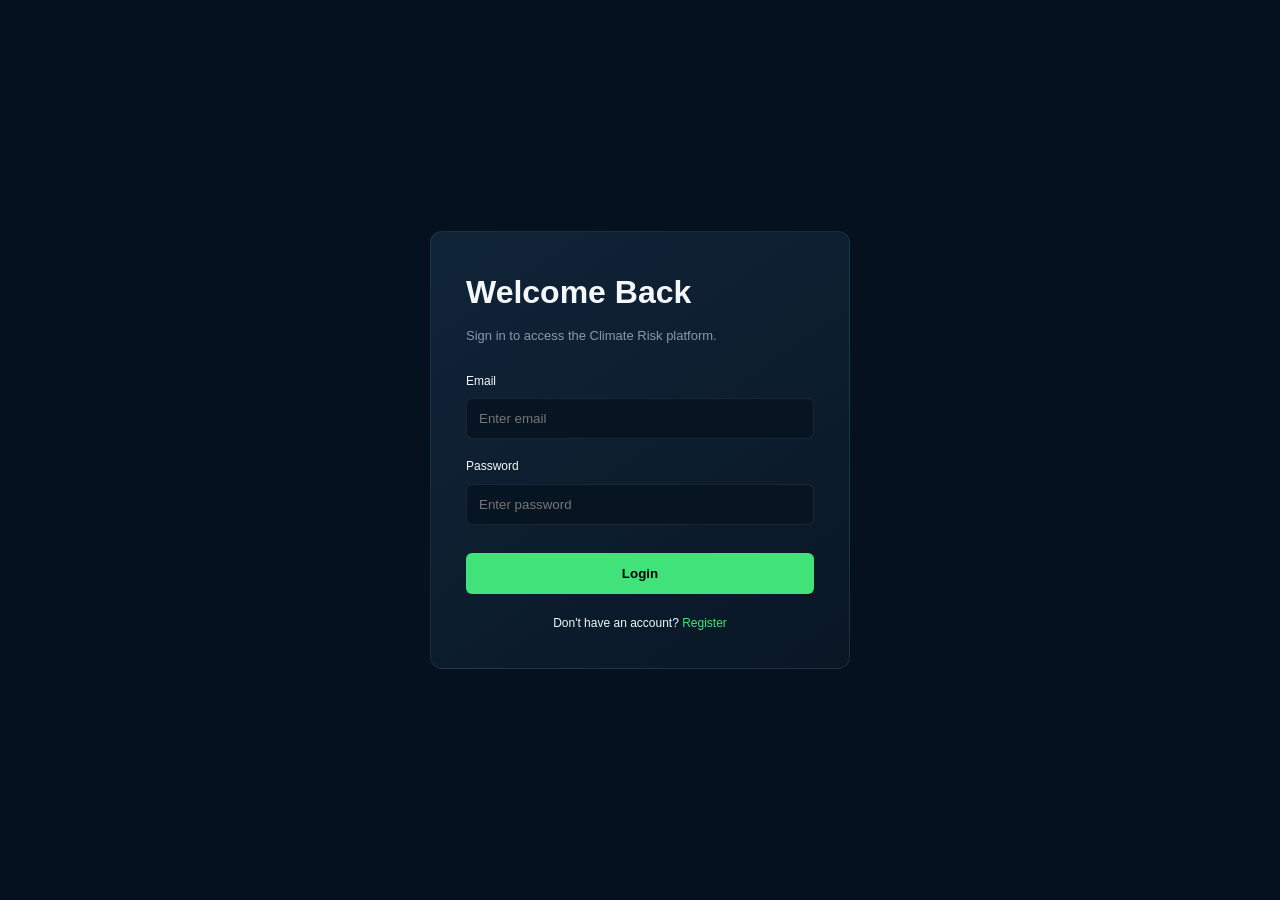
<file: frontend/login.html>
<!DOCTYPE html>
<html lang="en">
<head>
<meta charset="UTF-8">
<meta name="viewport" content="width=device-width, initial-scale=1.0">
<title>Login | Climate Risk</title>

<link rel="stylesheet" href="css/style.css">

<style>

.auth-page{
    min-height:100vh;
    display:flex;
    justify-content:center;
    align-items:center;
    background:#06111f;
    padding:40px;
}

.auth-card{
    width:420px;
    background:linear-gradient(145deg,#102438,#091725);
    border:1px solid rgba(255,255,255,.08);
    border-radius:12px;
    padding:35px;
}

.auth-card h1{
    margin-bottom:8px;
}

.auth-card p{
    color:#8999a8;
    font-size:13px;
    margin-bottom:25px;
}

.form-group{
    margin-bottom:18px;
}

.form-group label{
    display:block;
    margin-bottom:7px;
    font-size:12px;
}

.form-group input{
    width:100%;
    padding:12px;
    background:#071522;
    border:1px solid rgba(255,255,255,.08);
    border-radius:6px;
    color:white;
}

.auth-btn{
    width:100%;
    padding:13px;
    border:none;
    border-radius:6px;
    background:#42e27b;
    font-weight:700;
    cursor:pointer;
    margin-top:10px;
}

.auth-link{
    text-align:center;
    margin-top:20px;
    font-size:12px;
}

.auth-link a{
    color:#42e27b;
}

</style>
</head>

<body>

<div class="auth-page">

<div class="auth-card">

<h1>Welcome Back</h1>

<p>Sign in to access the Climate Risk platform.</p>

<form>

<div class="form-group">
<label>Email</label>
<input type="email" placeholder="Enter email">
</div>

<div class="form-group">
<label>Password</label>
<input type="password" placeholder="Enter password">
</div>

<button class="auth-btn">
Login
</button>

</form>

<div class="auth-link">
Don't have an account?
<a href="register.html">Register</a>
</div>

</div>

</div>

</body>
</html>
</file>
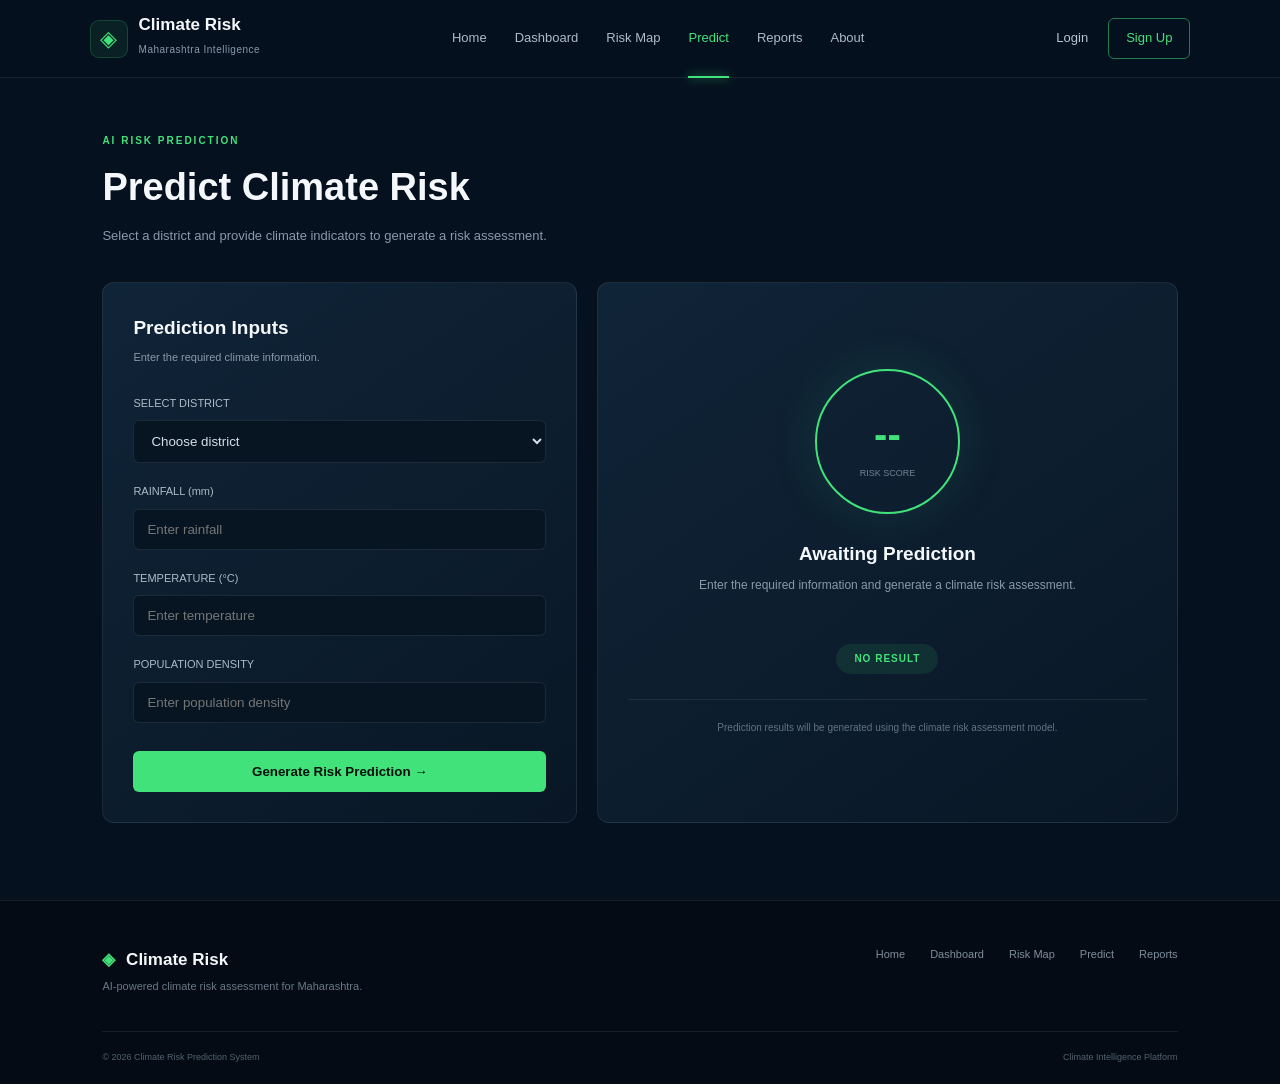
<file: frontend/predict.html>
<!DOCTYPE html>
<html lang="en">

<head>
    <meta charset="UTF-8">
    <meta name="viewport" content="width=device-width, initial-scale=1.0">

    <title>Predict Risk | Climate Risk</title>

    <link rel="stylesheet" href="css/style.css">

    <style>

        .predict-page {
            padding: 55px 8%;
            min-height: calc(100vh - 78px);
            background: #06111f;
        }

        .predict-header {
            margin-bottom: 35px;
        }

        .predict-header h1 {
            font-size: 38px;
            margin: 8px 0;
        }

        .predict-header p {
            color: #8999a8;
            font-size: 13px;
        }

        .predict-layout {
            display: grid;
            grid-template-columns: 0.9fr 1.1fr;
            gap: 20px;
        }

        .predict-card {
            background: linear-gradient(145deg, #102438, #091725);
            border: 1px solid rgba(255,255,255,0.08);
            border-radius: 12px;
            padding: 30px;
        }

        .predict-card h2 {
            font-size: 19px;
            margin-bottom: 6px;
        }

        .predict-card > p {
            color: #8999a8;
            font-size: 11px;
            margin-bottom: 28px;
        }

        .form-group {
            margin-bottom: 20px;
        }

        .form-group label {
            display: block;
            color: #aebbc8;
            font-size: 11px;
            margin-bottom: 8px;
        }

        .form-group select,
        .form-group input {
            width: 100%;
            padding: 12px 13px;
            border-radius: 6px;
            border: 1px solid rgba(255,255,255,0.09);
            background: #071522;
            color: #d5dee7;
            outline: none;
        }

        .form-group select:focus,
        .form-group input:focus {
            border-color: rgba(66,226,123,0.5);
        }

        .predict-btn {
            width: 100%;
            padding: 13px;
            border: none;
            border-radius: 6px;
            background: #42e27b;
            color: #04110b;
            font-weight: 700;
            cursor: pointer;
            margin-top: 8px;
        }

        .predict-btn:hover {
            box-shadow: 0 8px 25px rgba(66,226,123,0.18);
        }

        .result-card {
            display: flex;
            flex-direction: column;
            justify-content: center;
            align-items: center;
            text-align: center;
            min-height: 430px;
        }

        .result-circle {
            width: 145px;
            height: 145px;
            border-radius: 50%;
            border: 2px solid #42e27b;
            display: flex;
            flex-direction: column;
            align-items: center;
            justify-content: center;
            box-shadow:
                0 0 50px rgba(66,226,123,0.12);
            margin-bottom: 25px;
        }

        .result-circle strong {
            font-size: 40px;
            color: #42e27b;
        }

        .result-circle span {
            color: #718394;
            font-size: 9px;
        }

        .result-card h2 {
            margin-bottom: 7px;
        }

        .result-card > p {
            color: #8999a8;
            font-size: 12px;
            max-width: 400px;
        }

        .risk-result {
            margin-top: 20px;
            padding: 7px 18px;
            border-radius: 20px;
            background: rgba(66,226,123,0.1);
            color: #42e27b;
            font-size: 10px;
            font-weight: 700;
            letter-spacing: 1px;
        }

        .result-note {
            margin-top: 25px;
            padding-top: 20px;
            border-top: 1px solid rgba(255,255,255,0.08);
            color: #617282;
            font-size: 10px;
            width: 100%;
        }

        @media (max-width: 850px) {

            .predict-layout {
                grid-template-columns: 1fr;
            }

        }

    </style>

</head>


<body>

    <!-- NAVBAR -->

    <header class="navbar">

        <div class="logo">

            <div class="logo-icon">◈</div>

            <div>
                <h2>Climate Risk</h2>
                <span>Maharashtra Intelligence</span>
            </div>

        </div>


        <nav class="nav-links">

            <a href="index.html">Home</a>
            <a href="dashboard.html">Dashboard</a>
            <a href="map.html">Risk Map</a>
            <a href="predict.html" class="active">Predict</a>
            <a href="reports.html">Reports</a>
            <a href="#">About</a>

        </nav>


        <div class="auth-links">

            <a href="login.html">Login</a>

            <a href="register.html" class="signup-btn">
                Sign Up
            </a>

        </div>

    </header>


    <!-- PREDICTION PAGE -->

    <main class="predict-page">

        <div class="predict-header">

            <div class="section-label">
                AI RISK PREDICTION
            </div>

            <h1>
                Predict Climate Risk
            </h1>

            <p>
                Select a district and provide climate indicators
                to generate a risk assessment.
            </p>

        </div>


        <section class="predict-layout">


            <!-- INPUT -->

            <div class="predict-card">

                <h2>
                    Prediction Inputs
                </h2>

                <p>
                    Enter the required climate information.
                </p>


                <form id="predictionForm">

                    <div class="form-group">

                        <label>
                            SELECT DISTRICT
                        </label>

                        <select id="district">

                            <option value="">
                                Choose district
                            </option>

                            <option>Mumbai</option>
                            <option>Pune</option>
                            <option>Nagpur</option>
                            <option>Nashik</option>
                            <option>Ratnagiri</option>
                            <option>Kolhapur</option>
                            <option>Thane</option>
                            <option>Solapur</option>

                        </select>

                    </div>


                    <div class="form-group">

                        <label>
                            RAINFALL (mm)
                        </label>

                        <input
                            type="number"
                            id="rainfall"
                            placeholder="Enter rainfall"
                        >

                    </div>


                    <div class="form-group">

                        <label>
                            TEMPERATURE (°C)
                        </label>

                        <input
                            type="number"
                            id="temperature"
                            placeholder="Enter temperature"
                        >

                    </div>


                    <div class="form-group">

                        <label>
                            POPULATION DENSITY
                        </label>

                        <input
                            type="number"
                            id="population"
                            placeholder="Enter population density"
                        >

                    </div>


                    <button
                        type="submit"
                        class="predict-btn"
                    >
                        Generate Risk Prediction →
                    </button>

                </form>

            </div>


            <!-- RESULT -->

            <div class="predict-card result-card">

                <div class="result-circle">

                    <strong id="riskScore">
                        --
                    </strong>

                    <span>
                        RISK SCORE
                    </span>

                </div>


                <h2 id="riskTitle">
                    Awaiting Prediction
                </h2>


                <p id="riskDescription">
                    Enter the required information and
                    generate a climate risk assessment.
                </p>


                <div
                    class="risk-result"
                    id="riskLevel"
                >
                    NO RESULT
                </div>


                <div class="result-note">

                    Prediction results will be generated
                    using the climate risk assessment model.

                </div>

            </div>

        </section>

    </main>


    <!-- FOOTER -->

    <footer>

        <div class="footer-main">

            <div>

                <div class="footer-logo">
                    <span>◈</span>
                    Climate Risk
                </div>

                <p>
                    AI-powered climate risk assessment
                    for Maharashtra.
                </p>

            </div>


            <div class="footer-links">

                <a href="index.html">Home</a>
                <a href="dashboard.html">Dashboard</a>
                <a href="map.html">Risk Map</a>
                <a href="predict.html">Predict</a>
                <a href="reports.html">Reports</a>

            </div>

        </div>


        <div class="footer-bottom">

            <span>
                © 2026 Climate Risk Prediction System
            </span>

            <span>
                Climate Intelligence Platform
            </span>

        </div>

    </footer>


    <script>

        const form =
            document.getElementById("predictionForm");

        form.addEventListener("submit", function(event) {

            event.preventDefault();

            const district =
                document.getElementById("district").value;

            const rainfall =
                document.getElementById("rainfall").value;

            const temperature =
                document.getElementById("temperature").value;

            const population =
                document.getElementById("population").value;


            if (!district || !rainfall ||
                !temperature || !population) {

                alert("Please fill all the fields.");

                return;
            }


            /*
                Temporary frontend demonstration.

                Later this will call the backend
                machine-learning prediction API.
            */

            const score =
                Math.floor(
                    Math.random() * 40
                ) + 50;


            let level;

            if (score >= 75) {

                level = "HIGH RISK";

            } else if (score >= 55) {

                level = "MEDIUM RISK";

            } else {

                level = "LOW RISK";

            }


            document.getElementById("riskScore")
                .textContent = score;


            document.getElementById("riskTitle")
                .textContent =
                district + " Risk Assessment";


            document.getElementById("riskLevel")
                .textContent = level;


            document.getElementById("riskDescription")
                .textContent =
                "The selected district has been assessed using the provided climate indicators.";

        });

    </script>

</body>

</html>
</file>
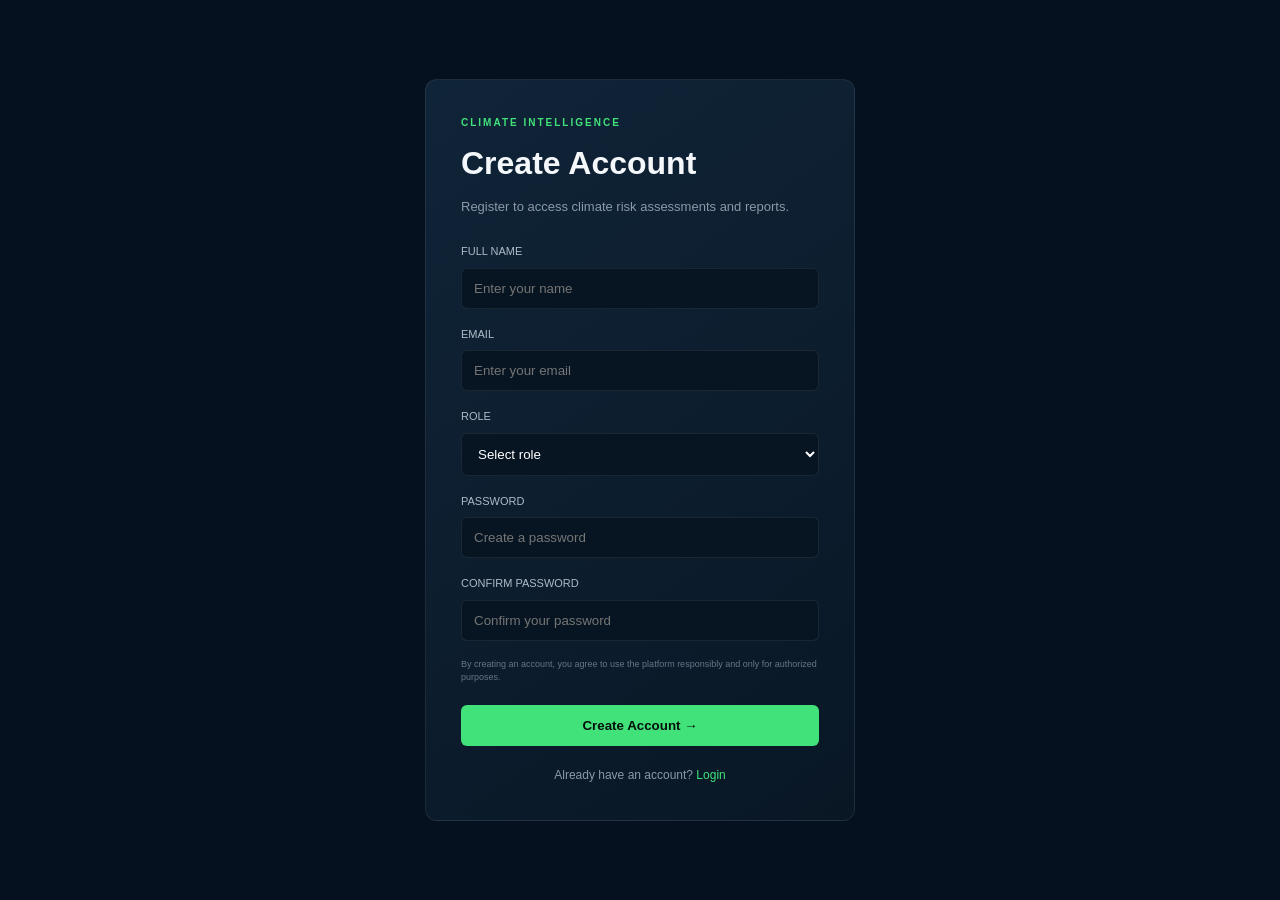
<file: frontend/register.html>
<!DOCTYPE html>
<html lang="en">

<head>

    <meta charset="UTF-8">
    <meta name="viewport" content="width=device-width, initial-scale=1.0">

    <title>Register | Climate Risk</title>

    <link rel="stylesheet" href="css/style.css">

    <style>

        .auth-page {
            min-height: 100vh;
            display: flex;
            justify-content: center;
            align-items: center;
            background: #06111f;
            padding: 40px;
        }

        .auth-card {
            width: 430px;
            background: linear-gradient(145deg, #102438, #091725);
            border: 1px solid rgba(255,255,255,0.08);
            border-radius: 12px;
            padding: 35px;
        }

        .auth-card h1 {
            margin-bottom: 8px;
        }

        .auth-card > p {
            color: #8999a8;
            font-size: 13px;
            margin-bottom: 25px;
        }

        .form-group {
            margin-bottom: 17px;
        }

        .form-group label {
            display: block;
            margin-bottom: 7px;
            color: #aebbc8;
            font-size: 11px;
        }

        .form-group input,
        .form-group select {
            width: 100%;
            padding: 12px;
            box-sizing: border-box;
            background: #071522;
            border: 1px solid rgba(255,255,255,0.08);
            border-radius: 6px;
            color: white;
            outline: none;
        }

        .form-group input:focus,
        .form-group select:focus {
            border-color: rgba(66,226,123,0.5);
        }

        .auth-btn {
            width: 100%;
            padding: 13px;
            border: none;
            border-radius: 6px;
            background: #42e27b;
            color: #04110b;
            font-weight: 700;
            cursor: pointer;
            margin-top: 5px;
        }

        .auth-btn:hover {
            box-shadow: 0 8px 25px rgba(66,226,123,0.18);
        }

        .auth-link {
            text-align: center;
            margin-top: 20px;
            color: #8999a8;
            font-size: 12px;
        }

        .auth-link a {
            color: #42e27b;
        }

        .terms {
            color: #657687;
            font-size: 9px;
            margin: 15px 0;
            line-height: 1.5;
        }

    </style>

</head>


<body>


<div class="auth-page">


    <div class="auth-card">

        <div class="section-label">
            CLIMATE INTELLIGENCE
        </div>

        <h1>
            Create Account
        </h1>

        <p>
            Register to access climate risk
            assessments and reports.
        </p>


        <form id="registerForm">


            <div class="form-group">

                <label>
                    FULL NAME
                </label>

                <input
                    type="text"
                    id="name"
                    placeholder="Enter your name"
                    required
                >

            </div>


            <div class="form-group">

                <label>
                    EMAIL
                </label>

                <input
                    type="email"
                    id="email"
                    placeholder="Enter your email"
                    required
                >

            </div>


            <div class="form-group">

                <label>
                    ROLE
                </label>

                <select id="role">

                    <option value="">
                        Select role
                    </option>

                    <option>
                        Student
                    </option>

                    <option>
                        Researcher
                    </option>

                    <option>
                        Government / Official
                    </option>

                    <option>
                        Other
                    </option>

                </select>

            </div>


            <div class="form-group">

                <label>
                    PASSWORD
                </label>

                <input
                    type="password"
                    id="password"
                    placeholder="Create a password"
                    required
                >

            </div>


            <div class="form-group">

                <label>
                    CONFIRM PASSWORD
                </label>

                <input
                    type="password"
                    id="confirmPassword"
                    placeholder="Confirm your password"
                    required
                >

            </div>


            <p class="terms">
                By creating an account, you agree to use
                the platform responsibly and only for
                authorized purposes.
            </p>


            <button
                type="submit"
                class="auth-btn"
            >
                Create Account →
            </button>


        </form>


        <div class="auth-link">

            Already have an account?

            <a href="login.html">
                Login
            </a>

        </div>

    </div>


</div>


<script>

    document
        .getElementById("registerForm")
        .addEventListener("submit", function(event) {

            event.preventDefault();

            const password =
                document.getElementById("password").value;

            const confirmPassword =
                document.getElementById("confirmPassword").value;


            if (password !== confirmPassword) {

                alert("Passwords do not match.");

                return;

            }


            alert(
                "Registration form submitted. Backend authentication will be connected next."
            );

        });

</script>


</body>

</html>
</file>
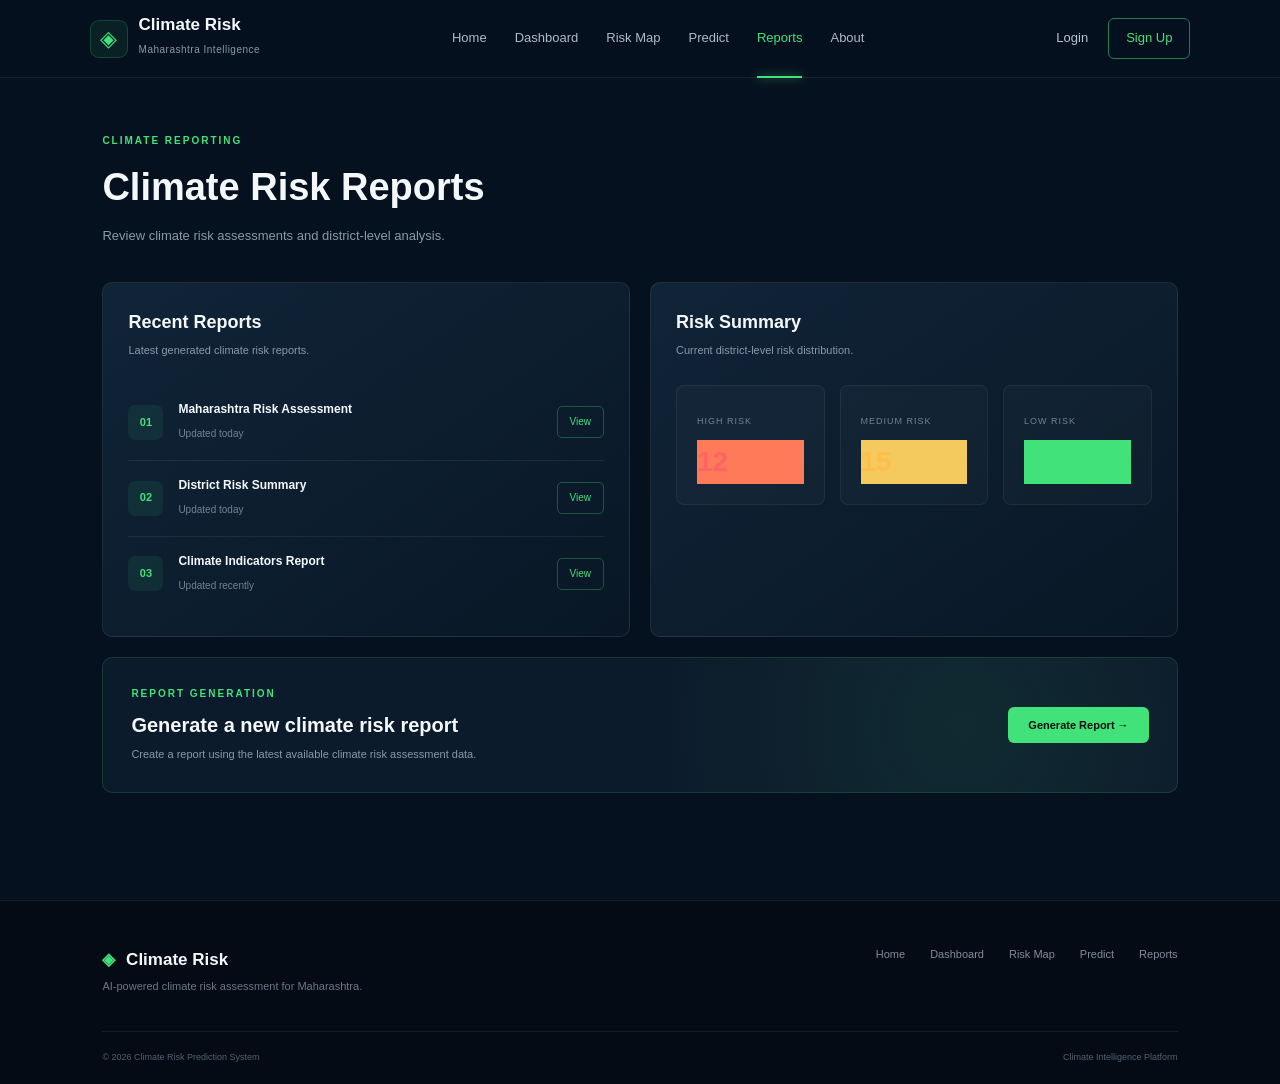
<file: frontend/reports.html>
<!DOCTYPE html>
<html lang="en">

<head>
    <meta charset="UTF-8">
    <meta name="viewport" content="width=device-width, initial-scale=1.0">

    <title>Reports | Climate Risk</title>

    <link rel="stylesheet" href="css/style.css">

    <style>

        .reports-page {
            padding: 55px 8%;
            min-height: calc(100vh - 78px);
            background: #06111f;
        }

        .reports-header {
            margin-bottom: 35px;
        }

        .reports-header h1 {
            font-size: 38px;
            margin: 8px 0;
        }

        .reports-header p {
            color: #8999a8;
            font-size: 13px;
        }

        .reports-grid {
            display: grid;
            grid-template-columns: 1fr 1fr;
            gap: 20px;
            margin-bottom: 20px;
        }

        .report-card {
            background: linear-gradient(145deg, #102438, #091725);
            border: 1px solid rgba(255,255,255,0.08);
            border-radius: 10px;
            padding: 25px;
        }

        .report-card h2 {
            font-size: 18px;
            margin-bottom: 6px;
        }

        .report-card > p {
            color: #8999a8;
            font-size: 11px;
            margin-bottom: 25px;
        }

        .report-row {
            display: flex;
            align-items: center;
            gap: 15px;
            padding: 15px 0;
            border-bottom: 1px solid rgba(255,255,255,0.07);
        }

        .report-row:last-child {
            border-bottom: none;
        }

        .report-number {
            width: 35px;
            height: 35px;
            border-radius: 7px;
            display: flex;
            align-items: center;
            justify-content: center;
            color: #42e27b;
            background: rgba(66,226,123,0.08);
            font-size: 11px;
            font-weight: 700;
        }

        .report-info {
            flex: 1;
        }

        .report-info h3 {
            font-size: 12px;
        }

        .report-info span {
            color: #718394;
            font-size: 10px;
        }

        .report-btn {
            padding: 7px 12px;
            border: 1px solid rgba(66,226,123,0.3);
            border-radius: 5px;
            color: #42e27b;
            font-size: 10px;
        }

        .report-btn:hover {
            background: rgba(66,226,123,0.08);
        }

        .summary-grid {
            display: grid;
            grid-template-columns: repeat(3, 1fr);
            gap: 15px;
        }

        .summary-box {
            padding: 20px;
            background: rgba(255,255,255,0.025);
            border: 1px solid rgba(255,255,255,0.06);
            border-radius: 8px;
        }

        .summary-box span {
            color: #718394;
            font-size: 9px;
            letter-spacing: 1px;
        }

        .summary-box h3 {
            font-size: 28px;
            margin-top: 8px;
        }

        .risk-high {
            color: #ff6464;
        }

        .risk-medium {
            color: #ffbd4a;
        }

        .risk-low {
            color: #42e27b;
        }

        .generate-section {
            margin-top: 20px;
            padding: 28px;
            border: 1px solid rgba(66,226,123,0.15);
            border-radius: 10px;
            background:
                radial-gradient(
                    circle at 80% 50%,
                    rgba(66,226,123,0.08),
                    transparent 35%
                ),
                #0c1b2b;
            display: flex;
            align-items: center;
            justify-content: space-between;
            gap: 30px;
        }

        .generate-section h2 {
            font-size: 20px;
            margin-bottom: 5px;
        }

        .generate-section p {
            color: #8999a8;
            font-size: 11px;
        }

        .generate-btn {
            padding: 12px 20px;
            border-radius: 6px;
            background: #42e27b;
            color: #04110b;
            font-size: 11px;
            font-weight: 700;
            border: none;
            cursor: pointer;
            white-space: nowrap;
        }

        .generate-btn:hover {
            box-shadow: 0 8px 25px rgba(66,226,123,0.18);
        }

        @media (max-width: 800px) {

            .reports-grid {
                grid-template-columns: 1fr;
            }

            .summary-grid {
                grid-template-columns: 1fr;
            }

            .generate-section {
                flex-direction: column;
                align-items: flex-start;
            }
        }

    </style>

</head>


<body>

    <!-- NAVBAR -->

    <header class="navbar">

        <div class="logo">

            <div class="logo-icon">◈</div>

            <div>
                <h2>Climate Risk</h2>
                <span>Maharashtra Intelligence</span>
            </div>

        </div>


        <nav class="nav-links">

            <a href="index.html">Home</a>
            <a href="dashboard.html">Dashboard</a>
            <a href="map.html">Risk Map</a>
            <a href="predict.html">Predict</a>
            <a href="reports.html" class="active">Reports</a>
            <a href="#">About</a>

        </nav>


        <div class="auth-links">

            <a href="login.html">Login</a>

            <a href="register.html" class="signup-btn">
                Sign Up
            </a>

        </div>

    </header>


    <!-- REPORTS -->

    <main class="reports-page">

        <div class="reports-header">

            <div class="section-label">
                CLIMATE REPORTING
            </div>

            <h1>
                Climate Risk Reports
            </h1>

            <p>
                Review climate risk assessments and
                district-level analysis.
            </p>

        </div>


        <section class="reports-grid">


            <!-- RECENT REPORTS -->

            <div class="report-card">

                <h2>
                    Recent Reports
                </h2>

                <p>
                    Latest generated climate risk reports.
                </p>


                <div class="report-row">

                    <div class="report-number">
                        01
                    </div>

                    <div class="report-info">

                        <h3>
                            Maharashtra Risk Assessment
                        </h3>

                        <span>
                            Updated today
                        </span>

                    </div>

                    <a href="#" class="report-btn">
                        View
                    </a>

                </div>


                <div class="report-row">

                    <div class="report-number">
                        02
                    </div>

                    <div class="report-info">

                        <h3>
                            District Risk Summary
                        </h3>

                        <span>
                            Updated today
                        </span>

                    </div>

                    <a href="#" class="report-btn">
                        View
                    </a>

                </div>


                <div class="report-row">

                    <div class="report-number">
                        03
                    </div>

                    <div class="report-info">

                        <h3>
                            Climate Indicators Report
                        </h3>

                        <span>
                            Updated recently
                        </span>

                    </div>

                    <a href="#" class="report-btn">
                        View
                    </a>

                </div>

            </div>


            <!-- RISK SUMMARY -->

            <div class="report-card">

                <h2>
                    Risk Summary
                </h2>

                <p>
                    Current district-level risk distribution.
                </p>


                <div class="summary-grid">

                    <div class="summary-box">

                        <span>
                            HIGH RISK
                        </span>

                        <h3 class="risk-high">
                            12
                        </h3>

                    </div>


                    <div class="summary-box">

                        <span>
                            MEDIUM RISK
                        </span>

                        <h3 class="risk-medium">
                            15
                        </h3>

                    </div>


                    <div class="summary-box">

                        <span>
                            LOW RISK
                        </span>

                        <h3 class="risk-low">
                            9
                        </h3>

                    </div>

                </div>

            </div>

        </section>


        <!-- GENERATE -->

        <section class="generate-section">

            <div>

                <div class="section-label">
                    REPORT GENERATION
                </div>

                <h2>
                    Generate a new climate risk report
                </h2>

                <p>
                    Create a report using the latest
                    available climate risk assessment data.
                </p>

            </div>


            <button
                class="generate-btn"
                onclick="generateReport()"
            >
                Generate Report →
            </button>

        </section>

    </main>


    <!-- FOOTER -->

    <footer>

        <div class="footer-main">

            <div>

                <div class="footer-logo">
                    <span>◈</span>
                    Climate Risk
                </div>

                <p>
                    AI-powered climate risk assessment
                    for Maharashtra.
                </p>

            </div>


            <div class="footer-links">

                <a href="index.html">Home</a>
                <a href="dashboard.html">Dashboard</a>
                <a href="map.html">Risk Map</a>
                <a href="predict.html">Predict</a>
                <a href="reports.html">Reports</a>

            </div>

        </div>


        <div class="footer-bottom">

            <span>
                © 2026 Climate Risk Prediction System
            </span>

            <span>
                Climate Intelligence Platform
            </span>

        </div>

    </footer>


    <script>

        function generateReport() {

            alert(
                "Report generation will be connected to the backend."
            );

        }

    </script>

</body>

</html>
</file>
<file: frontend/css/style.css>
/* =========================================
   GLOBAL
========================================= */

* {
    margin: 0;
    padding: 0;
    box-sizing: border-box;
}

:root {

    --background: #06111f;
    --background-2: #081827;
    --card: #0c1b2b;
    --card-light: #102438;

    --green: #42e27b;
    --green-dark: #20a85c;

    --white: #f5f8fb;
    --text: #d5dee7;
    --muted: #8999a8;

    --border: rgba(255,255,255,0.08);

    --red: #ff6464;
    --yellow: #ffbd4a;

}


html {
    scroll-behavior: smooth;
}


body {

    font-family:
        Inter,
        "Segoe UI",
        Arial,
        sans-serif;

    background: var(--background);

    color: var(--white);

    line-height: 1.6;

}


a {
    text-decoration: none;
    color: inherit;
}


/* =========================================
   NAVBAR
========================================= */

.navbar {

    height: 78px;

    padding: 0 7%;

    background:
        rgba(6,17,31,0.92);

    border-bottom:
        1px solid var(--border);

    display: flex;

    align-items: center;

    justify-content: space-between;

    position: sticky;

    top: 0;

    z-index: 1000;

    backdrop-filter: blur(15px);

}


.logo {

    display: flex;

    align-items: center;

    gap: 11px;

}


.logo-icon {

    width: 38px;
    height: 38px;

    display: flex;

    align-items: center;
    justify-content: center;

    border-radius: 9px;

    color: var(--green);

    font-size: 22px;

    background:
        rgba(66,226,123,0.08);

    border:
        1px solid rgba(66,226,123,0.2);

}


.logo h2 {

    font-size: 17px;

    line-height: 1.1;

}


.logo span {

    color: var(--muted);

    font-size: 10px;

    letter-spacing: 0.5px;

}


.nav-links {

    display: flex;

    gap: 28px;

}


.nav-links a {

    color: #aebbc8;

    font-size: 13px;

    position: relative;

    padding: 29px 0;

    transition: 0.25s;

}


.nav-links a:hover,
.nav-links a.active {

    color: var(--green);

}


.nav-links a.active::after {

    content: "";

    position: absolute;

    left: 0;

    bottom: 0;

    width: 100%;

    height: 2px;

    background: var(--green);

    box-shadow:
        0 0 10px rgba(66,226,123,0.7);

}


.auth-links {

    display: flex;

    align-items: center;

    gap: 20px;

}


.auth-links > a:first-child {

    color: #b8c4ce;

    font-size: 13px;

}


.signup-btn {

    padding: 9px 17px;

    border:
        1px solid rgba(66,226,123,0.5);

    border-radius: 6px;

    color: var(--green);

    font-size: 13px;

    transition: 0.25s;

}


.signup-btn:hover {

    background:
        rgba(66,226,123,0.1);

}


/* =========================================
   HERO
========================================= */

.hero {

    min-height: 650px;

    padding:
        100px 8%
        110px;

    display: grid;

    grid-template-columns:
        1.1fr 0.9fr;

    align-items: center;

    gap: 70px;

    background:

        radial-gradient(
            circle at 75% 35%,
            rgba(27,117,79,0.22),
            transparent 30%
        ),

        radial-gradient(
            circle at 20% 80%,
            rgba(27,74,108,0.16),
            transparent 30%
        ),

        var(--background);

}


.hero-content {

    max-width: 690px;

}


.eyebrow {

    display: flex;

    align-items: center;

    gap: 9px;

    color: var(--green);

    font-size: 11px;

    font-weight: 700;

    letter-spacing: 2.5px;

    margin-bottom: 20px;

}


.eyebrow span {

    width: 7px;
    height: 7px;

    background: var(--green);

    border-radius: 50%;

    box-shadow:
        0 0 12px rgba(66,226,123,0.8);

}


.hero h1 {

    font-size:
        clamp(55px, 6vw, 78px);

    line-height: 0.98;

    letter-spacing: -3px;

    margin-bottom: 27px;

}


.hero h1 span {

    color: var(--green);

    text-shadow:
        0 0 35px rgba(66,226,123,0.18);

}


.hero-description {

    max-width: 590px;

    color: var(--muted);

    font-size: 17px;

    line-height: 1.8;

}


.hero-buttons {

    display: flex;

    gap: 13px;

    margin-top: 35px;

}


.primary-btn,
.secondary-btn {

    padding:
        13px 21px;

    border-radius: 6px;

    font-size: 13px;

    font-weight: 700;

    transition: 0.25s;

}


.primary-btn {

    color: #04110b;

    background: var(--green);

    box-shadow:
        0 8px 30px
        rgba(66,226,123,0.16);

}


.primary-btn:hover {

    transform:
        translateY(-2px);

    box-shadow:
        0 12px 35px
        rgba(66,226,123,0.25);

}


.primary-btn span {

    margin-left: 9px;

    font-size: 16px;

}


.secondary-btn {

    border:
        1px solid rgba(255,255,255,0.15);

    color: #d5dee7;

    background:
        rgba(255,255,255,0.025);

}


.secondary-btn:hover {

    border-color:
        rgba(66,226,123,0.5);

    color: var(--green);

}


.hero-status {

    display: flex;

    align-items: center;

    gap: 9px;

    color: #687988;

    font-size: 11px;

    margin-top: 30px;

}


.online-dot {

    width: 6px;
    height: 6px;

    background: var(--green);

    border-radius: 50%;

    box-shadow:
        0 0 10px rgba(66,226,123,0.8);

}


/* =========================================
   HERO VISUAL
========================================= */

.hero-visual {

    position: relative;

    display: flex;

    justify-content: center;

}


.visual-glow {

    position: absolute;

    width: 350px;
    height: 350px;

    background:
        rgba(66,226,123,0.12);

    filter:
        blur(90px);

    border-radius: 50%;

}


.dashboard-preview {

    position: relative;

    width: 390px;

    background:
        linear-gradient(
            145deg,
            #102437,
            #091725
        );

    border:
        1px solid rgba(255,255,255,0.09);

    border-radius: 14px;

    box-shadow:
        0 35px 80px
        rgba(0,0,0,0.4);

    overflow: hidden;

}


.preview-header {

    padding: 20px;

    display: flex;

    align-items: center;

    justify-content: space-between;

    border-bottom:
        1px solid var(--border);

}


.preview-header span {

    font-size: 9px;

    color: #728494;

    letter-spacing: 1.5px;

}


.preview-header h3 {

    margin-top: 3px;

    font-size: 18px;

}


.live {

    display: flex;

    align-items: center;

    gap: 6px;

    padding: 5px 8px;

    border-radius: 20px;

    background:
        rgba(66,226,123,0.08);

    color: var(--green);

    font-size: 9px;

    font-weight: 700;

}


.live span {

    width: 5px;
    height: 5px;

    border-radius: 50%;

    background: var(--green);

}


.map-preview {

    height: 275px;

    position: relative;

    overflow: hidden;

    background:

        linear-gradient(
            rgba(255,255,255,0.025) 1px,
            transparent 1px
        ),

        linear-gradient(
            90deg,
            rgba(255,255,255,0.025) 1px,
            transparent 1px
        ),

        #0b2030;

    background-size: 35px 35px;

}


.map-shape {

    position: absolute;

    left: 50%;
    top: 50%;

    transform:
        translate(-50%, -50%)
        rotate(-10deg);

    width: 155px;
    height: 190px;

    border:
        2px solid rgba(66,226,123,0.6);

    border-radius:
        48% 52% 45% 55%;

    display: flex;

    align-items: center;

    justify-content: center;

    color:
        rgba(66,226,123,0.65);

    font-size: 23px;

    font-weight: 700;

    letter-spacing: 4px;

    box-shadow:
        0 0 45px
        rgba(66,226,123,0.08);

}


.map-point {

    position: absolute;

    width: 10px;
    height: 10px;

    border-radius: 50%;

    box-shadow:
        0 0 15px currentColor;

}


.point-1 {

    background: var(--red);

    color: var(--red);

    left: 32%;
    top: 35%;

}


.point-2 {

    background: var(--yellow);

    color: var(--yellow);

    right: 28%;
    top: 45%;

}


.point-3 {

    background: var(--green);

    color: var(--green);

    left: 43%;
    bottom: 20%;

}


.point-4 {

    background: var(--red);

    color: var(--red);

    right: 38%;
    bottom: 31%;

}


.preview-stats {

    display: grid;

    grid-template-columns:
        repeat(3,1fr);

    padding: 17px;

}


.preview-stats div {

    text-align: center;

    border-right:
        1px solid var(--border);

}


.preview-stats div:last-child {

    border: none;

}


.preview-stats span {

    display: block;

    color: #66798a;

    font-size: 9px;

}


.preview-stats strong {

    display: block;

    margin-top: 3px;

    font-size: 14px;

}


.red-text {

    color: var(--red);

}


/* =========================================
   RISK SECTION
========================================= */

.risk-section {

    padding: 90px 8%;

    background:
        #071522;

    border-top:
        1px solid var(--border);

}


.section-top {

    display: flex;

    align-items: flex-end;

    justify-content: space-between;

    margin-bottom: 35px;

}


.section-label {

    color: var(--green);

    font-size: 10px;

    letter-spacing: 2px;

    font-weight: 700;

    margin-bottom: 7px;

}


.section-top h2 {

    font-size: 30px;

    margin-bottom: 5px;

}


.section-top p {

    color: var(--muted);

    font-size: 13px;

}


.view-link {

    color: var(--green);

    font-size: 12px;

    font-weight: 600;

}


.risk-grid {

    display: grid;

    grid-template-columns:
        repeat(3,1fr);

    gap: 18px;

}


.risk-card {

    padding: 25px;

    background:
        linear-gradient(
            145deg,
            rgba(15,34,51,0.9),
            rgba(9,24,38,0.9)
        );

    border:
        1px solid var(--border);

    border-radius: 10px;

    transition: 0.3s;

    overflow: hidden;

}


.risk-card:hover {

    transform:
        translateY(-4px);

    border-color:
        rgba(66,226,123,0.25);

}


.risk-card-header {

    display: flex;

    justify-content: space-between;

    align-items: center;

}


.risk-icon {

    width: 31px;
    height: 31px;

    display: flex;

    align-items: center;
    justify-content: center;

    border-radius: 50%;

    font-weight: 700;

}


.risk-card-header span:last-child {

    font-size: 9px;

    font-weight: 700;

    letter-spacing: 1.3px;

}


.risk-card h3 {

    font-size: 43px;

    margin-top: 20px;

}


.risk-card p {

    color: var(--muted);

    font-size: 12px;

    max-width: 220px;

}


.card-line {

    height: 2px;

    width: 35px;

    margin-top: 20px;

}


.high {

    border-top:
        2px solid var(--red);

}


.high .risk-icon {

    background:
        rgba(255,100,100,0.1);

    color: var(--red);

}


.high .risk-card-header span:last-child {

    color: var(--red);

}


.high .card-line {

    background: var(--red);

}


.medium {

    border-top:
        2px solid var(--yellow);

}


.medium .risk-icon {

    background:
        rgba(255,189,74,0.1);

    color: var(--yellow);

}


.medium .risk-card-header span:last-child {

    color: var(--yellow);

}


.medium .card-line {

    background: var(--yellow);

}


.low {

    border-top:
        2px solid var(--green);

}


.low .risk-icon {

    background:
        rgba(66,226,123,0.1);

    color: var(--green);

}


.low .risk-card-header span:last-child {

    color: var(--green);

}


.low .card-line {

    background: var(--green);

}


/* =========================================
   MAP
========================================= */

.map-section {

    padding: 90px 8%;

    background: var(--background);

}


.map-heading {

    display: flex;

    justify-content: space-between;

    align-items: flex-end;

    margin-bottom: 30px;

}


.map-heading h2 {

    font-size: 30px;

    margin-bottom: 5px;

}


.map-heading p {

    color: var(--muted);

    font-size: 13px;

}


.outline-btn {

    padding:
        10px 17px;

    border:
        1px solid rgba(66,226,123,0.4);

    color: var(--green);

    border-radius: 6px;

    font-size: 12px;

}


.map-container {

    height: 390px;

    position: relative;

    overflow: hidden;

    border-radius: 12px;

    border:
        1px solid var(--border);

    background:

        linear-gradient(
            rgba(255,255,255,0.025) 1px,
            transparent 1px
        ),

        linear-gradient(
            90deg,
            rgba(255,255,255,0.025) 1px,
            transparent 1px
        ),

        #0a1d2c;

    background-size:
        40px 40px;

    display: flex;

    align-items: center;

    justify-content: center;

}


.large-map-shape {

    width: 230px;
    height: 285px;

    border:
        2px solid rgba(66,226,123,0.5);

    border-radius:
        48% 52% 46% 54%;

    transform: rotate(-10deg);

    display: flex;

    align-items: center;

    justify-content: center;

    color:
        rgba(66,226,123,0.45);

    font-size: 16px;

    letter-spacing: 3px;

    box-shadow:
        0 0 80px
        rgba(66,226,123,0.08);

}


.map-overlay {

    position: absolute;

    top: 20px;
    left: 20px;

    padding: 14px 17px;

    background:
        rgba(6,17,31,0.88);

    border:
        1px solid var(--border);

    border-radius: 8px;

    z-index: 2;

}


.legend-title {

    font-size: 9px;

    color: #738696;

    letter-spacing: 1px;

    margin-bottom: 9px;

}


.legend {

    display: flex;

    gap: 15px;

}


.legend div {

    font-size: 10px;

    color: #aab8c4;

}


.legend-dot {

    display: inline-block;

    width: 7px;
    height: 7px;

    border-radius: 50%;

    margin-right: 4px;

}


.high-dot {

    background: var(--red);

}


.medium-dot {

    background: var(--yellow);

}


.low-dot {

    background: var(--green);

}


/* =========================================
   ALERTS
========================================= */

.alerts-section {

    padding: 85px 8%;

    background:
        #071522;

    border-top:
        1px solid var(--border);

}


.alerts-list {

    border:
        1px solid var(--border);

    border-radius: 10px;

    overflow: hidden;

}


.alert {

    display: flex;

    align-items: center;

    gap: 17px;

    padding: 19px 22px;

    background:
        rgba(255,255,255,0.015);

    border-bottom:
        1px solid var(--border);

}


.alert:last-child {

    border-bottom: none;

}


.alert-indicator {

    width: 7px;
    height: 7px;

    border-radius: 50%;

}


.alert-indicator.red {

    background: var(--red);

    box-shadow:
        0 0 10px rgba(255,100,100,0.5);

}


.alert-indicator.yellow {

    background: var(--yellow);

    box-shadow:
        0 0 10px rgba(255,189,74,0.5);

}


.alert-text {

    flex: 1;

}


.alert-text h3 {

    font-size: 13px;

}


.alert-text p {

    color: var(--muted);

    font-size: 11px;

    margin-top: 2px;

}


.alert-time {

    color: #617282;

    font-size: 10px;

}


/* =========================================
   QUICK ACTIONS
========================================= */

.quick-section {

    padding: 80px 8%;

    display: grid;

    grid-template-columns:
        1fr 1fr;

    gap: 80px;

    align-items: center;

    background:

        radial-gradient(
            circle at 20% 50%,
            rgba(25,91,70,0.15),
            transparent 35%
        ),

        var(--background);

}


.quick-content h2 {

    font-size: 34px;

    margin-bottom: 12px;

}


.quick-content p {

    color: var(--muted);

    font-size: 13px;

    max-width: 470px;

}


.quick-buttons {

    display: flex;

    flex-direction: column;

}


.quick-buttons a {

    display: flex;

    align-items: center;

    justify-content: space-between;

    padding: 18px 5px;

    border-bottom:
        1px solid var(--border);

    color: #bdc9d3;

    font-size: 13px;

    transition: 0.25s;

}


.quick-buttons a:hover {

    color: var(--green);

    padding-left: 8px;

}


.quick-buttons span {

    color: var(--green);

    font-size: 10px;

    letter-spacing: 1px;

}


/* =========================================
   FOOTER
========================================= */

footer {

    background:
        #040b14;

    padding:
        45px 8% 20px;

    border-top:
        1px solid var(--border);

}


.footer-main {

    display: flex;

    justify-content: space-between;

    align-items: flex-start;

    padding-bottom: 35px;

}


.footer-logo {

    font-size: 17px;

    font-weight: 700;

}


.footer-logo span {

    color: var(--green);

    margin-right: 6px;

}


.footer-main p {

    color: #687887;

    font-size: 11px;

    margin-top: 5px;

}


.footer-links {

    display: flex;

    gap: 25px;

}


.footer-links a {

    color: #7f8e9c;

    font-size: 11px;

}


.footer-links a:hover {

    color: var(--green);

}


.footer-bottom {

    padding-top: 18px;

    border-top:
        1px solid var(--border);

    display: flex;

    justify-content: space-between;

    color: #52616f;

    font-size: 9px;

}


/* =========================================
   RESPONSIVE
========================================= */

@media (max-width: 950px) {

    .nav-links {

        display: none;

    }

    .hero {

        grid-template-columns: 1fr;

    }

    .hero-visual {

        margin-top: 20px;

    }

    .risk-grid {

        grid-template-columns: 1fr;

    }

    .quick-section {

        grid-template-columns: 1fr;

        gap: 40px;

    }

}


@media (max-width: 600px) {

    .navbar {

        padding: 0 5%;

    }

    .auth-links {

        display: none;

    }

    .hero {

        padding:
            70px 6%;

    }

    .hero h1 {

        font-size: 52px;

    }

    .hero-buttons {

        flex-direction: column;

        align-items: flex-start;

    }

    .dashboard-preview {

        width: 100%;

    }

    .section-top,
    .map-heading {

        align-items: flex-start;

        flex-direction: column;

        gap: 15px;

    }

    .map-section,
    .risk-section,
    .alerts-section {

        padding:
            65px 6%;

    }

    .footer-main {

        flex-direction: column;

        gap: 25px;

    }

}
.risk-legend {
    margin-top: 25px;
    padding: 18px;
    background: rgba(255, 255, 255, 0.04);
    border: 1px solid rgba(66, 226, 123, 0.2);
    border-radius: 12px;
}

.legend-item {
    display: flex;
    align-items: center;
    gap: 10px;
    margin: 12px 0;
    font-size: 14px;
}

.legend-color {
    width: 14px;
    height: 14px;
    border-radius: 50%;
    display: inline-block;
}

.low-risk {
    background: #22c55e;
}

.medium-risk {
    background: #f59e0b;
}

.high-risk {
    background: #ef4444;
}
/* ================================
   MAP PAGE - PROFESSIONAL UI
================================ */

.map-page {
    padding: 55px 8%;
    background: #06111f;
    min-height: calc(100vh - 78px);
}

.map-page-header {
    margin-bottom: 30px;
}

.map-page-header .section-label {
    color: #42e27b;
    font-size: 14px;
    font-weight: 700;
    letter-spacing: 2px;
    margin-bottom: 10px;
}

.map-page-header h1 {
    font-size: 38px;
    margin: 8px 0;
    color: #ffffff;
}

.map-page-header p {
    color: #9fb0c3;
    font-size: 16px;
    max-width: 650px;
    line-height: 1.6;
}

/* MAP + CONTROLS */

.map-layout {
    display: grid;
    grid-template-columns: 1fr 320px;
    gap: 25px;
    align-items: stretch;
}

.map-box {
    background: #0b1a2b;
    border: 1px solid #1d3348;
    border-radius: 16px;
    overflow: hidden;
    min-height: 560px;
    box-shadow: 0 15px 40px rgba(0, 0, 0, 0.25);
}

#riskMap {
    width: 100%;
    height: 560px;
}

/* MAP CONTROL PANEL */

.map-controls {
    background: #0b1a2b;
    border: 1px solid #1d3348;
    border-radius: 16px;
    padding: 25px;
    color: #ffffff;
    box-shadow: 0 15px 40px rgba(0, 0, 0, 0.2);
}

.map-controls h2 {
    font-size: 22px;
    margin-bottom: 10px;
}

.map-controls p {
    color: #9fb0c3;
    line-height: 1.5;
}

/* RISK LEGEND */

.risk-legend {
    margin-top: 25px;
}

.risk-legend-item {
    display: flex;
    align-items: center;
    gap: 10px;
    margin: 12px 0;
    color: #d9e3ec;
}

.risk-dot {
    width: 12px;
    height: 12px;
    border-radius: 50%;
    display: inline-block;
}

.risk-low {
    background: #42e27b;
}

.risk-medium {
    background: #f4c95d;
}

.risk-high {
    background: #ff7a59;
}

/* LEAFLET POPUP */

.leaflet-popup-content-wrapper {
    background: #0b1a2b;
    color: #ffffff;
    border-radius: 10px;
}

.leaflet-popup-tip {
    background: #0b1a2b;
}

.leaflet-popup-content {
    font-size: 14px;
    line-height: 1.5;
}

/* MOBILE */

@media (max-width: 900px) {
    .map-layout {
        grid-template-columns: 1fr;
    }

    .map-box,
    #riskMap {
        min-height: 450px;
        height: 450px;
    }
}

@media (max-width: 600px) {
    .map-page {
        padding: 40px 5%;
    }

    .map-page-header h1 {
        font-size: 30px;
    }

    .map-controls {
        padding: 20px;
    }
}
</file>
